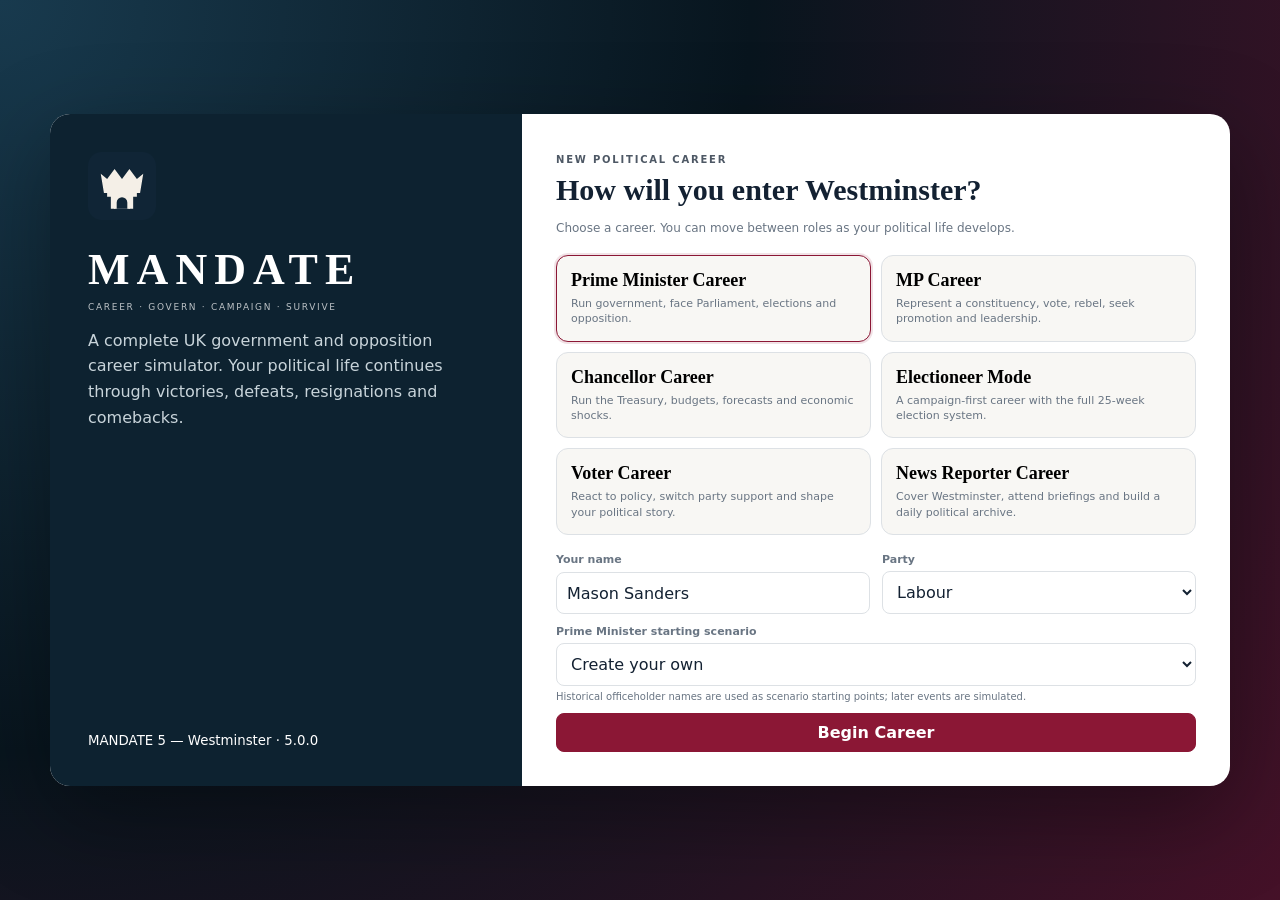
<file: index.html>
<!doctype html>
<html lang="en">
<head>
  <meta charset="utf-8" />
  <meta name="viewport" content="width=device-width,initial-scale=1" />
  <meta name="theme-color" content="#102334" />
  <meta name="description" content="MANDATE 5 — Career political strategy simulator." />
  <title>MANDATE 5 — Westminster</title>
  <link rel="icon" href="mandate-logo.svg" type="image/svg+xml" />
  <link rel="stylesheet" href="styles.css?v=5.0.0" />
</head>
<body>
  <div id="app"></div>
  <div id="modalRoot"></div>
  <div id="toastRoot" class="toast-root" aria-live="polite"></div>
  <script src="app.js?v=5.0.0"></script>
</body>
</html>
</file>
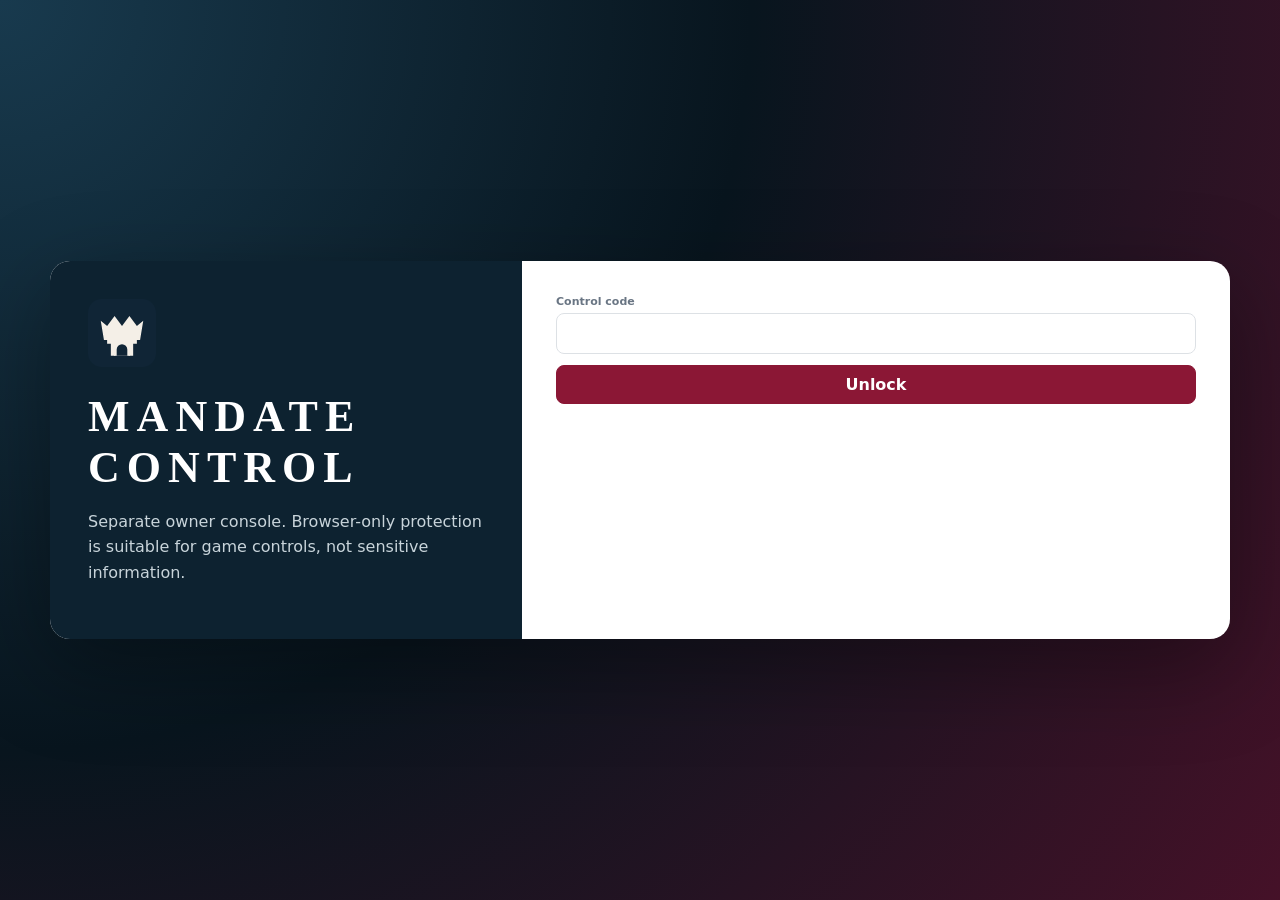
<file: control.html>
<!doctype html>
<html lang="en">
<head>
  <meta charset="utf-8" />
  <meta name="viewport" content="width=device-width,initial-scale=1" />
  <meta name="theme-color" content="#07141e" />
  <meta name="robots" content="noindex,nofollow" />
  <title>MANDATE CONTROL</title>
  <link rel="icon" href="mandate-logo.svg" type="image/svg+xml" />
  <link rel="stylesheet" href="styles.css?v=5.0.0" />
</head>
<body>
  <div id="app"></div>
  <div id="modalRoot"></div>
  <div id="toastRoot" class="toast-root" aria-live="polite"></div>
  <script src="app.js?v=5.0.0"></script>
</body>
</html>
</file>
<file: styles.css>
:root{--bg:#f4f1eb;--paper:#fff;--paper2:#f8f7f4;--ink:#132132;--muted:#697583;--line:#dde1e5;--nav:#0d2230;--nav2:#153247;--accent:#8b1735;--accent2:#b1204a;--gold:#b58a2a;--good:#1f8a5b;--warn:#b87817;--bad:#b73045;--blue:#2a6fba;--shadow:0 12px 35px rgba(23,34,45,.08);--serif:Georgia,'Times New Roman',serif;--sans:Inter,ui-sans-serif,system-ui,-apple-system,BlinkMacSystemFont,'Segoe UI',sans-serif}
*{box-sizing:border-box}html,body{margin:0;min-height:100%;background:var(--bg);color:var(--ink);font-family:var(--sans)}button,input,select,textarea{font:inherit}button{cursor:pointer}body.dark{--bg:#09141d;--paper:#10202b;--paper2:#142734;--ink:#eff4f6;--muted:#9aabb6;--line:#29404f;--nav:#06131c;--nav2:#102838;--shadow:0 12px 35px rgba(0,0,0,.28)}
a{color:inherit}.app-shell{display:grid;grid-template-columns:225px minmax(0,1fr);min-height:100vh}.sidebar{background:var(--nav);color:#e6eef2;padding:20px 14px;position:sticky;top:0;height:100vh;display:flex;flex-direction:column;gap:14px}.brand{padding:7px 8px 18px;border-bottom:1px solid rgba(255,255,255,.12)}.brand img{width:42px;max-height:42px}.brand-name{font-family:var(--serif);font-size:22px;letter-spacing:.17em;margin-top:7px}.brand-sub{font-size:9px;letter-spacing:.19em;text-transform:uppercase;opacity:.72}.profile-card{border:1px solid rgba(255,255,255,.12);border-radius:11px;padding:10px;background:rgba(255,255,255,.04)}.profile-card strong,.profile-card span{display:block}.profile-card span{font-size:11px;color:#afc0ca;margin-top:3px}.nav-list{display:flex;flex-direction:column;gap:3px}.nav-btn{border:0;background:transparent;color:#dce6eb;text-align:left;padding:10px 11px;border-radius:8px;font-size:13px;white-space:normal;overflow-wrap:anywhere}.nav-btn:hover,.nav-btn.active{background:rgba(255,255,255,.1);color:#fff}.side-bottom{margin-top:auto;border-top:1px solid rgba(255,255,255,.12);padding-top:12px;font-size:11px;color:#9eb0bb}.main{min-width:0}.topbar{display:grid;grid-template-columns:minmax(180px,1.4fr) repeat(4,minmax(120px,1fr)) 150px;background:var(--paper);border-bottom:1px solid var(--line);position:sticky;top:0;z-index:10}.top-cell{padding:11px 14px;border-right:1px solid var(--line);min-width:0}.top-cell small{display:block;color:var(--muted);font-size:10px;text-transform:uppercase;letter-spacing:.08em}.top-cell strong{display:block;font-family:var(--serif);font-size:17px;margin-top:2px;white-space:nowrap;overflow:hidden;text-overflow:ellipsis}.view{padding:20px;max-width:1600px;margin:0 auto}.hero{background:linear-gradient(135deg,#102b3d,#6d1430 70%,#9a1f43);color:white;border-radius:18px;padding:24px;display:flex;justify-content:space-between;gap:20px;align-items:flex-start;box-shadow:var(--shadow)}.hero h1{font-family:var(--serif);font-size:clamp(30px,4vw,54px);margin:5px 0 8px;line-height:1}.hero p{margin:0;color:#dce6eb;max-width:760px;line-height:1.55}.eyebrow{font-size:10px;text-transform:uppercase;letter-spacing:.18em;font-weight:800;opacity:.75}.hero-stat{min-width:180px;text-align:right}.hero-stat strong{font-family:var(--serif);font-size:48px;display:block}.grid{display:grid;gap:12px}.grid-2{grid-template-columns:repeat(2,minmax(0,1fr))}.grid-3{grid-template-columns:repeat(3,minmax(0,1fr))}.grid-4{grid-template-columns:repeat(4,minmax(0,1fr))}.card{background:var(--paper);border:1px solid var(--line);border-radius:14px;box-shadow:var(--shadow);min-width:0;overflow:hidden}.card-head{padding:13px 15px;border-bottom:1px solid var(--line);display:flex;justify-content:space-between;gap:10px;align-items:center}.card-head h2{font-family:var(--serif);font-size:18px;margin:0}.card-body{padding:15px}.kpi{padding:15px;background:var(--paper);border:1px solid var(--line);border-radius:12px}.kpi small{color:var(--muted);display:block}.kpi strong{font-family:var(--serif);font-size:26px;display:block;margin:5px 0}.kpi span{font-size:11px;color:var(--muted)}.btn{border:1px solid var(--line);background:var(--paper);color:var(--ink);padding:9px 12px;border-radius:8px;font-weight:700}.btn:hover{filter:brightness(.98)}.btn.primary{background:var(--accent);border-color:var(--accent);color:white}.btn.good{background:var(--good);border-color:var(--good);color:white}.btn.danger{background:var(--bad);border-color:var(--bad);color:white}.btn.full{width:100%}.toolbar{display:flex;gap:7px;flex-wrap:wrap;align-items:center}.badge{display:inline-flex;align-items:center;border-radius:999px;padding:4px 8px;font-size:10px;font-weight:800;background:var(--paper2);border:1px solid var(--line);white-space:nowrap}.badge.good{color:var(--good)}.badge.warn{color:var(--warn)}.badge.bad{color:var(--bad)}.list{display:grid}.list-row{display:flex;justify-content:space-between;gap:12px;padding:10px 0;border-bottom:1px solid var(--line);font-size:12px;align-items:center}.list-row:last-child{border-bottom:0}.list-row span{min-width:0;overflow-wrap:anywhere}.subtle{color:var(--muted);font-size:12px;line-height:1.5}.tiny{font-size:10px;color:var(--muted)}.setup{min-height:100vh;display:grid;place-items:center;padding:25px;background:radial-gradient(circle at top left,#183a4e,#08151e 48%,#451128)}.setup-panel{width:min(1180px,100%);background:var(--paper);border-radius:20px;overflow:hidden;display:grid;grid-template-columns:.8fr 1.2fr;box-shadow:0 28px 90px rgba(0,0,0,.35)}.setup-brand{background:var(--nav);color:white;padding:38px;display:flex;flex-direction:column;justify-content:space-between}.setup-brand img{width:68px}.setup-brand h1{font-family:var(--serif);letter-spacing:.16em;font-size:44px;margin:20px 0 7px}.setup-brand p{color:#c8d4da;line-height:1.6}.setup-form{padding:34px}.career-grid{display:grid;grid-template-columns:repeat(2,minmax(0,1fr));gap:10px;margin:18px 0}.career{border:1px solid var(--line);background:var(--paper2);border-radius:12px;padding:14px;text-align:left}.career.active{border-color:var(--accent);box-shadow:0 0 0 2px rgba(139,23,53,.12)}.career strong{display:block;font-family:var(--serif);font-size:18px}.career span{display:block;color:var(--muted);font-size:11px;line-height:1.4;margin-top:5px}.field{display:grid;gap:5px;margin-bottom:11px}.field label{font-size:11px;color:var(--muted);font-weight:700}.field input,.field select,.field textarea{border:1px solid var(--line);background:var(--paper);color:var(--ink);border-radius:8px;padding:10px;width:100%;min-width:0}.field textarea{min-height:100px;resize:vertical}.diary-week{display:grid;grid-template-columns:repeat(5,minmax(0,1fr));gap:8px}.diary-day{background:var(--paper2);border:1px solid var(--line);border-radius:11px;padding:10px;min-width:0}.diary-day h3{font-family:var(--serif);font-size:14px;margin:0 0 8px}.task{display:grid;grid-template-columns:18px minmax(0,1fr);gap:7px;padding:8px 0;border-top:1px solid var(--line);font-size:11px}.task:first-of-type{border-top:0}.task button{width:18px;height:18px;border-radius:50%;border:1px solid var(--line);background:var(--paper);padding:0}.task.done{opacity:.55;text-decoration:line-through}.task.required strong:after{content:' REQUIRED';font-size:8px;color:var(--bad);margin-left:4px}.pressure{background:linear-gradient(90deg,#7a1732,#aa2449);color:white;border-radius:12px;padding:12px 14px}.map-wrap{position:relative;background:linear-gradient(180deg,#eaf1f4,#dce8ed);border-radius:12px;min-height:520px;overflow:hidden}.dark .map-wrap{background:linear-gradient(180deg,#0b1c27,#0c2330)}.uk-map{width:100%;height:520px;display:block}.map-legend{position:absolute;left:12px;bottom:12px;background:rgba(255,255,255,.92);color:#172333;border-radius:9px;padding:9px;font-size:10px;box-shadow:var(--shadow)}.const-dot{cursor:pointer;stroke:rgba(255,255,255,.5);stroke-width:.35}.map-tabs{position:absolute;top:10px;left:10px;right:10px;display:flex;gap:5px;flex-wrap:wrap}.map-tabs button{font-size:10px;padding:6px 8px;border-radius:999px;border:1px solid rgba(255,255,255,.55);background:rgba(14,33,45,.84);color:white}.map-tabs button.active{background:var(--accent)}.const-panel{position:absolute;right:12px;top:52px;width:min(260px,48%);background:rgba(255,255,255,.96);color:#142333;border-radius:11px;padding:12px;box-shadow:var(--shadow)}.const-panel h3{margin:0 0 6px;font-family:var(--serif)}.career-path{display:flex;flex-wrap:wrap;gap:6px}.career-node{border:1px solid var(--line);background:var(--paper2);padding:7px 9px;border-radius:999px;font-size:11px}.news-card{padding:12px 0;border-bottom:1px solid var(--line)}.news-card:last-child{border-bottom:0}.news-card h3{font-family:var(--serif);font-size:15px;margin:4px 0}.news-card p{margin:0;color:var(--muted);font-size:11px;line-height:1.5}.ticker{background:var(--nav);color:#e6eef2;padding:8px 13px;white-space:nowrap;overflow:hidden;border-radius:8px;font-size:11px}.election-stage{background:#08151f;color:#f3f7f9;min-height:100vh;padding:24px}.election-stage .card{background:#102431;border-color:#294251;color:#f3f7f9}.exit-grid{display:grid;grid-template-columns:repeat(7,minmax(0,1fr));gap:7px}.exit-party{border-radius:10px;padding:13px;color:white;min-height:95px}.exit-party strong{display:block;font-family:var(--serif);font-size:32px}.campaign-progress{height:8px;background:rgba(255,255,255,.18);border-radius:999px;overflow:hidden;margin:14px 0}.campaign-progress i{display:block;height:100%;background:#fff}.modal-backdrop{position:fixed;inset:0;background:rgba(4,10,15,.68);display:grid;place-items:center;z-index:100;padding:20px}.modal{width:min(760px,100%);max-height:88vh;overflow:auto;background:var(--paper);border:1px solid var(--line);border-radius:15px;box-shadow:0 30px 100px rgba(0,0,0,.4)}.modal-head,.modal-foot{padding:13px 15px;border-bottom:1px solid var(--line);display:flex;justify-content:space-between;gap:10px}.modal-foot{border-top:1px solid var(--line);border-bottom:0;justify-content:flex-end}.modal-body{padding:15px}.modal h2{font-family:var(--serif);margin:0}.close-x{border:0;background:transparent;color:var(--ink);font-size:26px}.toast-root{position:fixed;right:18px;bottom:18px;z-index:120;display:grid;gap:8px}.toast{background:var(--nav);color:white;padding:11px 13px;border-radius:9px;box-shadow:var(--shadow);min-width:250px}.toast span{display:block;color:#bbcad2;font-size:11px;margin-top:2px}.control-shell{min-height:100vh;background:var(--bg)}.control-head{background:#07141e;color:#fff;padding:20px 24px;display:flex;justify-content:space-between;gap:15px}.control-head h1{font-family:var(--serif);margin:4px 0}.control-main{padding:18px;max-width:1500px;margin:auto}.status-dot{display:inline-block;width:8px;height:8px;border-radius:50%;background:var(--good);margin-right:6px}
@media(max-width:1100px){.topbar{grid-template-columns:1fr 1fr 1fr}.top-cell:nth-child(4),.top-cell:nth-child(5){display:none}.grid-4{grid-template-columns:repeat(2,minmax(0,1fr))}.diary-week{grid-template-columns:repeat(2,minmax(0,1fr))}.setup-panel{grid-template-columns:1fr}.setup-brand{min-height:280px}}
@media(max-width:760px){.app-shell{display:block}.sidebar{position:relative;height:auto}.nav-list{flex-direction:row;overflow-x:auto;padding-bottom:4px}.nav-btn{white-space:nowrap}.side-bottom{display:none}.topbar{position:relative;grid-template-columns:1fr 1fr}.top-cell:nth-child(n+3){display:none}.view{padding:12px}.grid-2,.grid-3,.grid-4,.career-grid,.diary-week,.exit-grid{grid-template-columns:1fr}.hero{flex-direction:column}.hero-stat{text-align:left}.map-wrap,.uk-map{min-height:430px;height:430px}.const-panel{position:relative;top:auto;right:auto;width:auto;margin:10px}.setup{padding:0}.setup-panel{border-radius:0}.setup-form,.setup-brand{padding:22px}}
</file>
